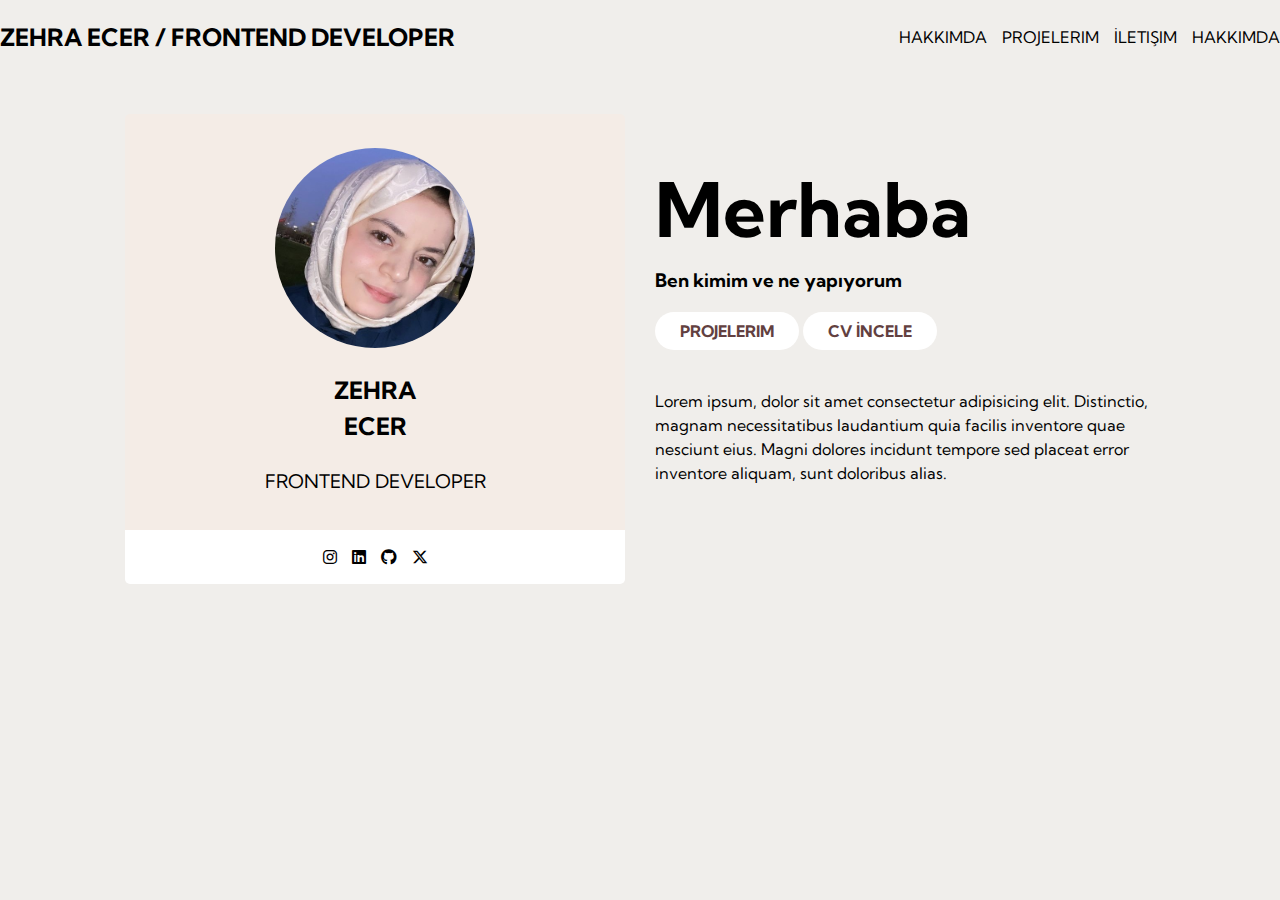
<file: index.html>
<!DOCTYPE html>
<html lang="en">

<head>
    <meta charset="UTF-8">
    <meta name="viewport" content="width=device-width, initial-scale=1.0">
    <title>Document</title>
    <link rel="preconnect" href="https://fonts.googleapis.com">
    <link rel="preconnect" href="https://fonts.gstatic.com" crossorigin>
    <link href="https://fonts.googleapis.com/css2?family=Kumbh+Sans:wght@400;700&display=swap" rel="stylesheet">
    <link rel="stylesheet" href="https://cdnjs.cloudflare.com/ajax/libs/font-awesome/6.5.1/css/all.min.css">
    <link rel="stylesheet" href="assets/css/style.css">
</head>

<body>

    <div class="header container">
        <h2>ZEHRA ECER <span>/ FRONTEND DEVELOPER</span></h2>

        <div class="header-navBar">
            <a href="">Hakkımda</a>
            <a href="">Projelerim</a>
            <a href="">İletişim</a>
            <a href="">Hakkımda</a>

        </div>

        <div class="header-hamburgerBar">

            <img src="assets/img/hamburger.svg" alt="">

        </div>
    </div>

    <div class="hero container">


        <div class="hero-left">

            <div class="hero-leftFirst">

                <img src="assets/img/profil-foto.jpg" alt="">

                <h2>ZEHRA <br> ECER</h2>
                <h3>FRONTEND DEVELOPER</h3>

            </div>
            <div class="hero-leftSecond">

                <li href="#"><i class="fa-brands fa-instagram"></i></li>
                <li href="#"> <i class="fa-brands fa-linkedin"></i></li>
                <li href="#"> <i class="fa-brands fa-github"></i></li>
                <li href="#"> <i class="fa-brands fa-x-twitter"></i></i></a>


            </div>
        </div>


        <div class="hero-right">

            <h1>Merhaba</h1>
            <h3>Ben kimim ve ne yapıyorum</h3>

            <div class="hero-rightButtons">
                <a href="https://github.com/zehraecer?tab=repositories">Projelerim</a>
                <a href="">Cv İncele</a>
            </div>

            <p>Lorem ipsum, dolor sit amet consectetur adipisicing elit. Distinctio, magnam necessitatibus laudantium
                quia facilis inventore quae nesciunt eius. Magni dolores incidunt tempore sed placeat error inventore
                aliquam, sunt doloribus alias.</p>

        </div>


    </div>

</body>

</html>
</file>
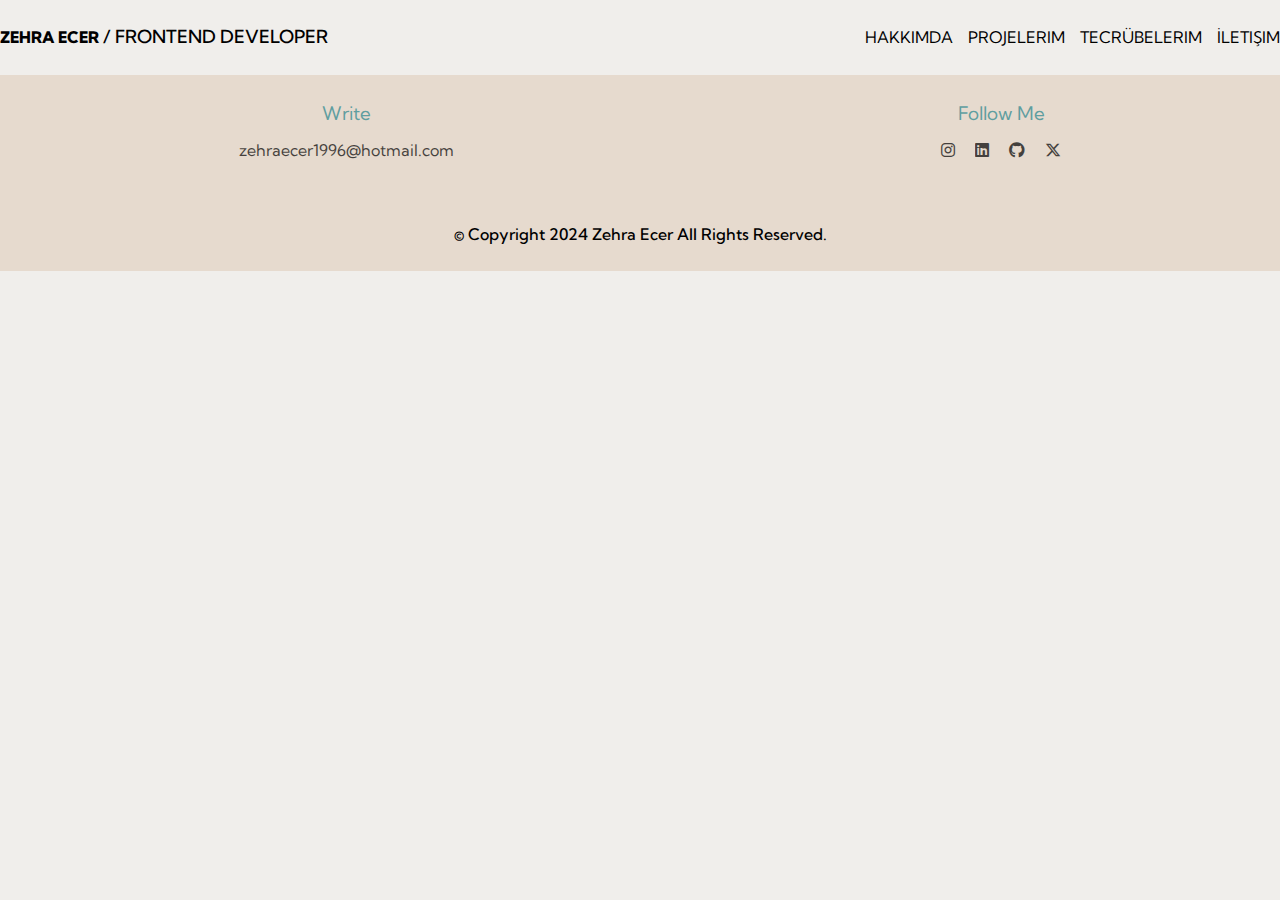
<file: about.html>
<!DOCTYPE html>
<html lang="en">

<head>
    <meta charset="UTF-8">
    <meta name="viewport" content="width=device-width, initial-scale=1.0">
    <title>Document</title>
    <link rel="preconnect" href="https://fonts.googleapis.com">
    <link rel="preconnect" href="https://fonts.gstatic.com" crossorigin>
    <link href="https://fonts.googleapis.com/css2?family=Kumbh+Sans:wght@400;700&display=swap" rel="stylesheet">
    <link rel="stylesheet" href="https://cdnjs.cloudflare.com/ajax/libs/font-awesome/6.5.1/css/all.min.css">
    <link rel="stylesheet" href="assets/css/style.css">
</head>

<body>

    <div class="header container">
        <a href="index.html">ZEHRA ECER <span>/ FRONTEND DEVELOPER</span></a>


        <div class="header-navBar">
            <a href="index.html">Hakkımda</a>
            <a href="projects.html">Projelerim</a>
            <a href="experiences.html">Tecrübelerim</a>
            <a href="contact.html">İletişim</a>

        </div>

        <div class="header-hamburgerBar">

            <img src="assets/img/hamburger.svg" alt="">

        </div>
    </div>


    <div class="footer">

        <div class="footer-left">

            <div class="footer-leftFirst">
                <h3>Write</h3>
                <a href="#">zehraecer1996@hotmail.com</a>
            </div>

            <div class="footer-leftFirst">
                <h3>Follow Me</h3>
                <div class="footer-social">
                    <a href="https://www.instagram.com/zehraecerr/"><i class="fa-brands fa-instagram"></i></a>
                    <a href="https://www.linkedin.com/in/zehra-e-88aa57241/"> <i class="fa-brands fa-linkedin"></i>
                    </a>
                    <a href="https://github.com/zehraecer"> <i class="fa-brands fa-github"></i></a>
                    <a href="#"> <i class="fa-brands fa-x-twitter"></i></i></a>

                </div>

            </div>

        </div>

        <div class="footer-right">
            <h4>© Copyright 2024 Zehra Ecer All Rights Reserved.</h4>
        </div>

    </div>

</body>

</html>
</file>
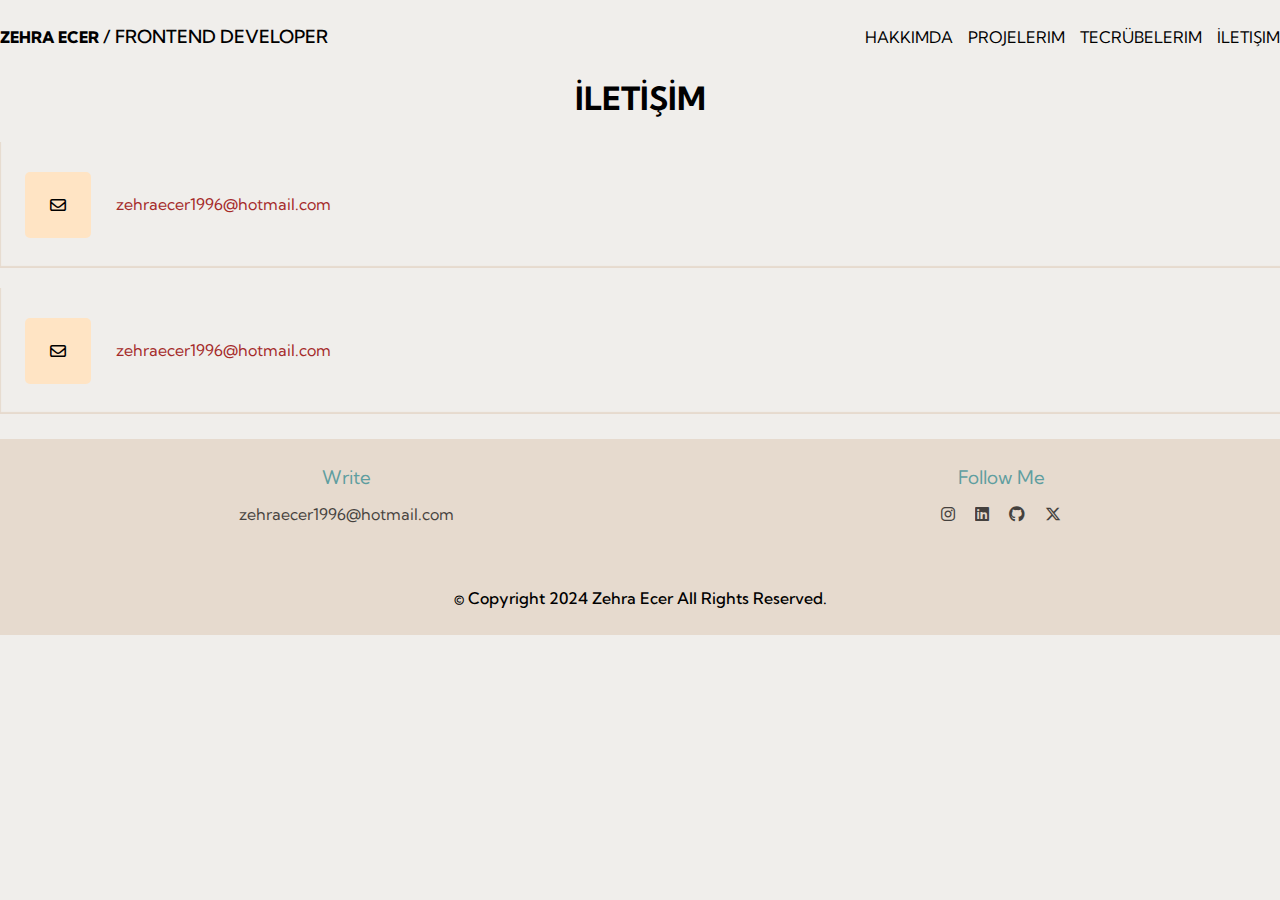
<file: contact.html>
<!DOCTYPE html>
<html lang="en">

<head>
    <meta charset="UTF-8">
    <meta name="viewport" content="width=device-width, initial-scale=1.0">
    <title>Document</title>
    <link rel="preconnect" href="https://fonts.googleapis.com">
    <link rel="preconnect" href="https://fonts.gstatic.com" crossorigin>
    <link href="https://fonts.googleapis.com/css2?family=Kumbh+Sans:wght@400;700&display=swap" rel="stylesheet">
    <link rel="stylesheet" href="https://cdnjs.cloudflare.com/ajax/libs/font-awesome/6.5.1/css/all.min.css">
    <link rel="stylesheet" href="assets/css/style.css">
</head>

<body>

    <div class="header container">
        <a href="index.html">ZEHRA ECER <span>/ FRONTEND DEVELOPER</span></a>

        <div class="header-navBar">
            <a href="index.html">Hakkımda</a>
            <a href="projects.html">Projelerim</a>
            <a href="experiences.html">Tecrübelerim</a>
            <a href="contact.html">İletişim</a>
        </div>

        <div class="header-hamburgerBar">

            <img src="assets/img/hamburger.svg" alt="">

        </div>
    </div>


    <div class="contact-hero  container">

        <h1>İLETİŞİM</h1>

        <div class="contact-heroOne">
            <i class="fa-regular fa-envelope"></i>

            <a href="mailto:zehraecer1996@hotmail.com">zehraecer1996@hotmail.com</a>
        </div>

        <div class="contact-heroOne">
            <i class="fa-regular fa-envelope"></i>

            <a href="mailto:zehraecer1996@hotmail.com">zehraecer1996@hotmail.com</a>
        </div>




    </div>


    <div class="footer">

        <div class="footer-left">

            <div class="footer-leftFirst">
                <h3>Write</h3>
                <a href="#">zehraecer1996@hotmail.com</a>
            </div>

            <div class="footer-leftFirst">
                <h3>Follow Me</h3>
                <div class="footer-social">
                    <a href="https://www.instagram.com/zehraecerr/"><i class="fa-brands fa-instagram"></i></a>
                    <a href="https://www.linkedin.com/in/zehra-e-88aa57241/"> <i class="fa-brands fa-linkedin"></i>
                    </a>
                    <a href="https://github.com/zehraecer"> <i class="fa-brands fa-github"></i></a>
                    <a href="#"> <i class="fa-brands fa-x-twitter"></i></i></a>



                </div>

            </div>

        </div>

        <div class="footer-right">
            <h4>© Copyright 2024 Zehra Ecer All Rights Reserved.</h4>
        </div>

    </div>

</body>

</html>
</file>
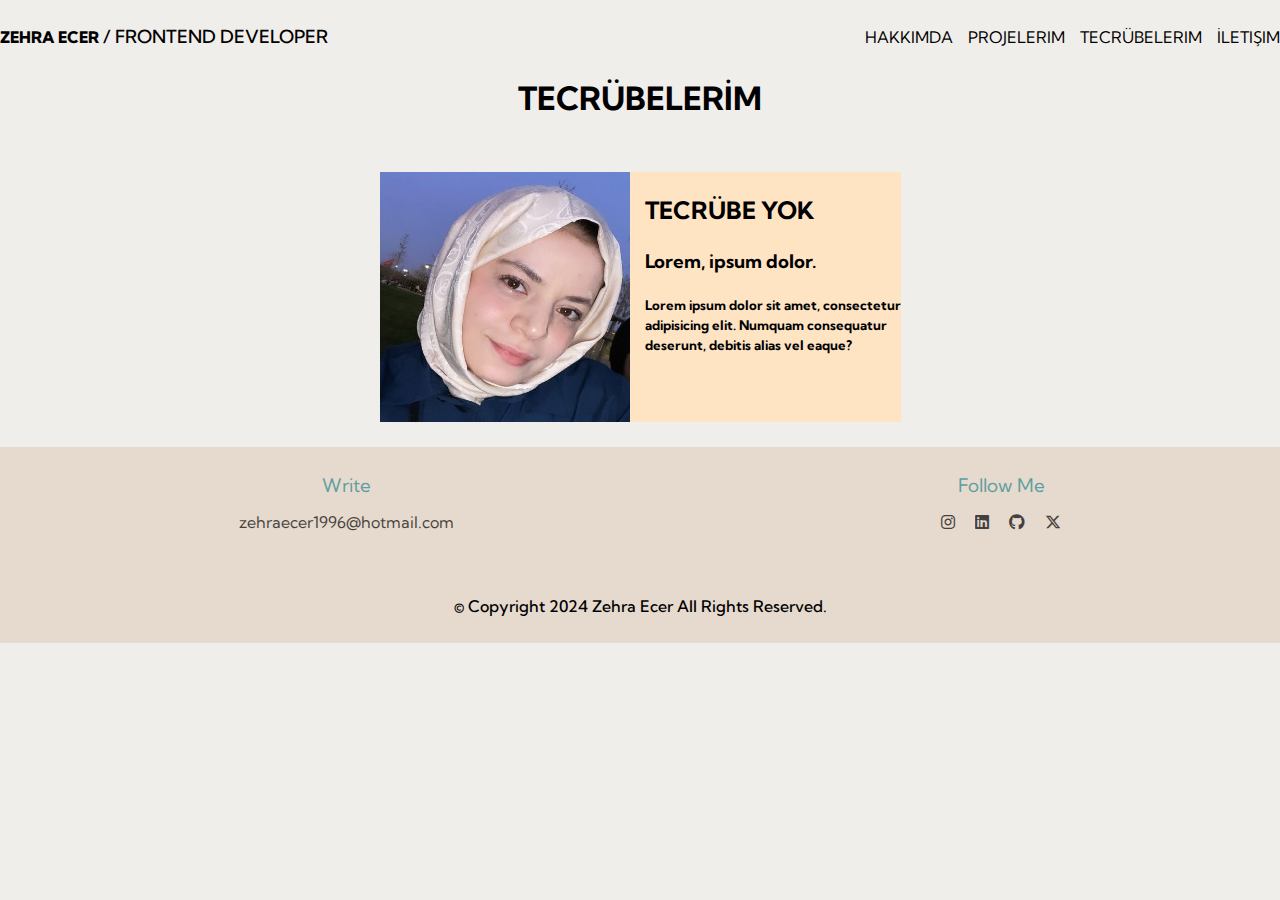
<file: experiences.html>
<!DOCTYPE html>
<html lang="en">

<head>
    <meta charset="UTF-8">
    <meta name="viewport" content="width=device-width, initial-scale=1.0">
    <title>Document</title>
    <link rel="preconnect" href="https://fonts.googleapis.com">
    <link rel="preconnect" href="https://fonts.gstatic.com" crossorigin>
    <link href="https://fonts.googleapis.com/css2?family=Kumbh+Sans:wght@400;700&display=swap" rel="stylesheet">
    <link rel="stylesheet" href="https://cdnjs.cloudflare.com/ajax/libs/font-awesome/6.5.1/css/all.min.css">
    <link rel="stylesheet" href="assets/css/style.css">
</head>

<body>

    <div class="header container">
        <a href="index.html">ZEHRA ECER <span>/ FRONTEND DEVELOPER</span></a>


        <div class="header-navBar">
            <a href="index.html">Hakkımda</a>
            <a href="projects.html">Projelerim</a>
            <a href="experiences.html">Tecrübelerim</a>
            <a href="contact.html">İletişim</a>

        </div>

        <div class="header-hamburgerBar">

            <img src="assets/img/hamburger.svg" alt="">

        </div>
    </div>





    <div class="experiences-hero  container">

        <h1>TECRÜBELERİM</h1>

        <div class="experiences-heroOne">

            <div class="myProjects-one">

                <img src="assets/img//profil-foto.jpg" alt="" width="250" height="250">

                <div class="myProjectDetail">

                    <h2>TECRÜBE YOK</h2>
                    <h3>Lorem, ipsum dolor.</h3>

                    <h5>Lorem ipsum dolor sit amet, consectetur <br> adipisicing elit. Numquam consequatur <br>
                        deserunt,
                        debitis
                        alias vel eaque?</h5>


                </div>

            </div>

        </div>


    </div>



    <div class="footer">

        <div class="footer-left">

            <div class="footer-leftFirst">
                <h3>Write</h3>
                <a href="#">zehraecer1996@hotmail.com</a>
            </div>

            <div class="footer-leftFirst">
                <h3>Follow Me</h3>
                <div class="footer-social">
                    <a href="https://www.instagram.com/zehraecerr/"><i class="fa-brands fa-instagram"></i></a>
                    <a href="https://www.linkedin.com/in/zehra-e-88aa57241/"> <i class="fa-brands fa-linkedin"></i>
                    </a>
                    <a href="https://github.com/zehraecer"> <i class="fa-brands fa-github"></i></a>
                    <a href="#"> <i class="fa-brands fa-x-twitter"></i></i></a>

                </div>

            </div>

        </div>

        <div class="footer-right">
            <h4>© Copyright 2024 Zehra Ecer All Rights Reserved.</h4>
        </div>

    </div>

</body>

</html>
</file>
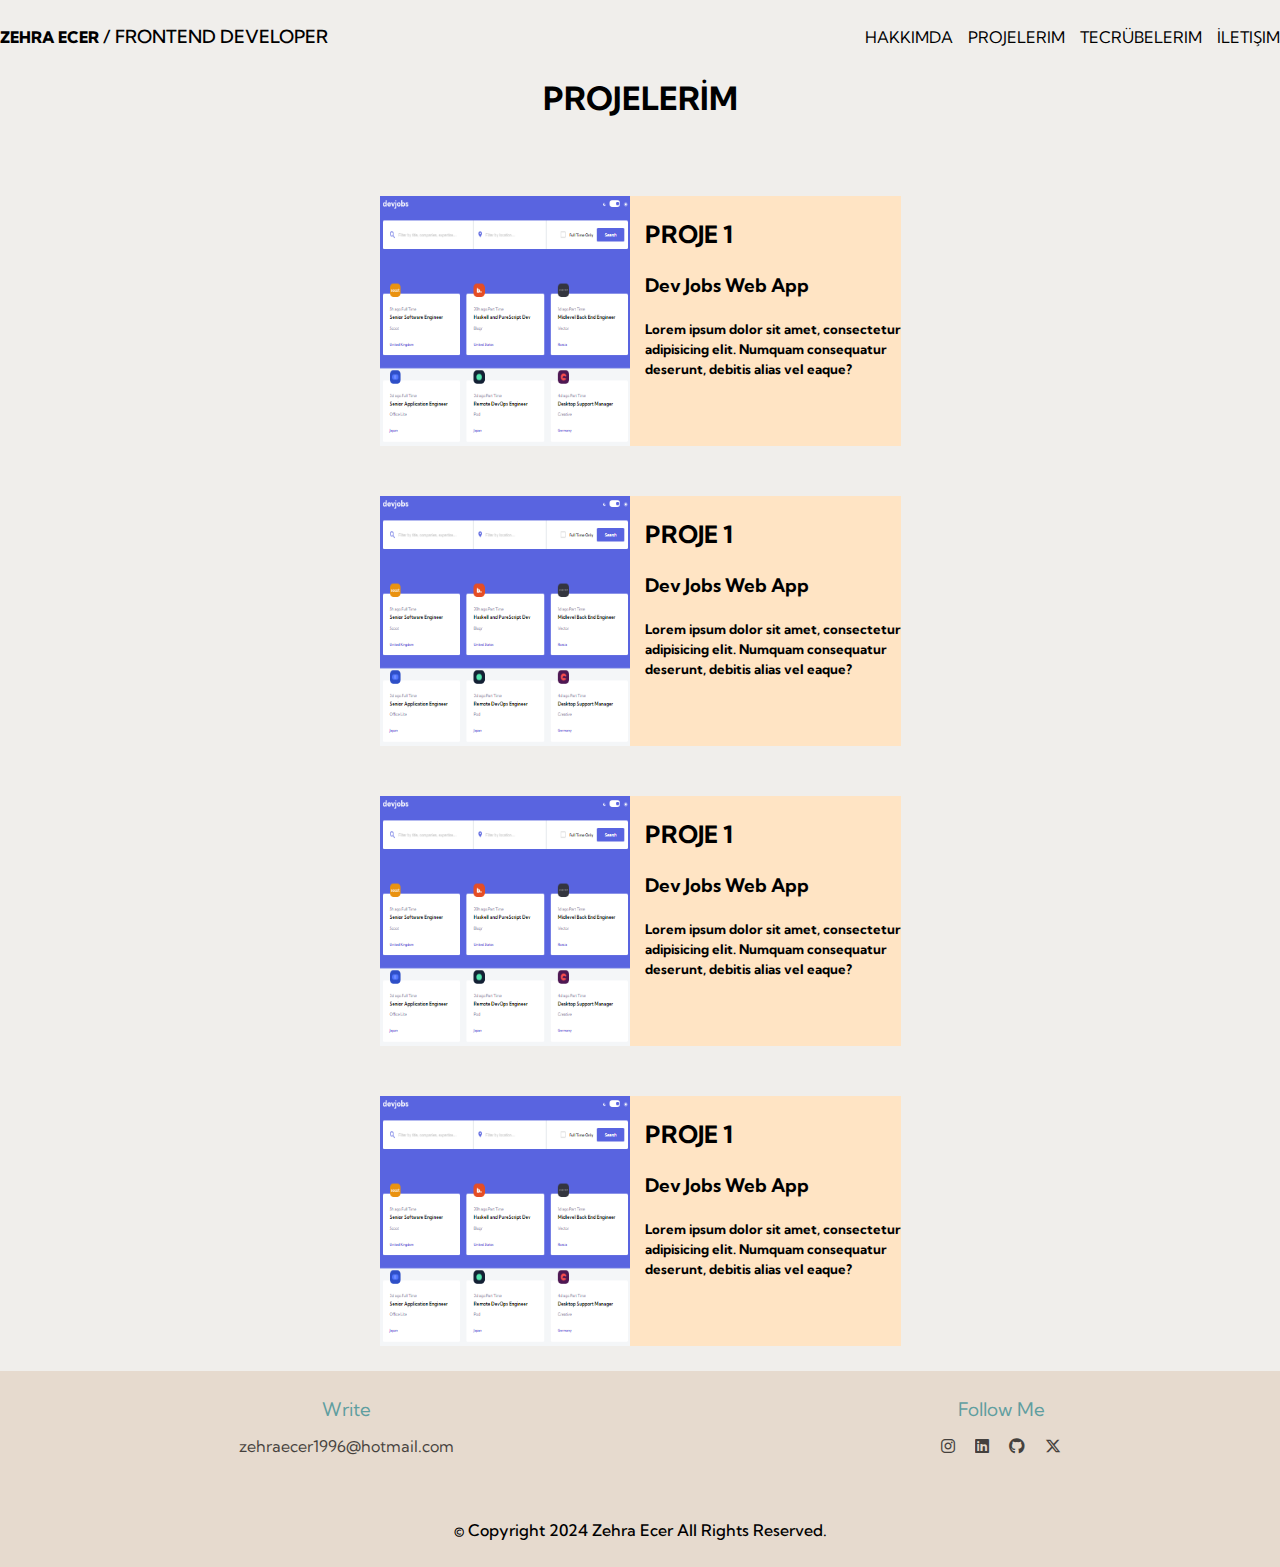
<file: projects.html>
<!DOCTYPE html>
<html lang="en">

<head>
    <meta charset="UTF-8">
    <meta name="viewport" content="width=device-width, initial-scale=1.0">
    <title>Document</title>
    <link rel="preconnect" href="https://fonts.googleapis.com">
    <link rel="preconnect" href="https://fonts.gstatic.com" crossorigin>
    <link href="https://fonts.googleapis.com/css2?family=Kumbh+Sans:wght@400;700&display=swap" rel="stylesheet">
    <link rel="stylesheet" href="https://cdnjs.cloudflare.com/ajax/libs/font-awesome/6.5.1/css/all.min.css">
    <link rel="stylesheet" href="assets/css/style.css">
</head>

<body>

    <div class="header container">
        <a href="index.html">ZEHRA ECER <span>/ FRONTEND DEVELOPER</span></a>


        <div class="header-navBar">
            <a href="index.html">Hakkımda</a>
            <a href="projects.html">Projelerim</a>
            <a href="experiences.html">Tecrübelerim</a>
            <a href="contact.html">İletişim</a>
        </div>

        <div class="header-hamburgerBar">

            <img src="assets/img/hamburger.svg" alt="">

        </div>
    </div>


    <div class="projects-hero  container">

        <h1>PROJELERİM</h1>


        <div class="myProjects container">

            <div class="myProjects-first">

                <div class="myProjects-one">

                    <img src="assets/img/devjobs.png" alt="">

                    <div class="myProjectDetail">

                        <h2>PROJE 1</h2>
                        <h3>Dev Jobs Web App</h3>

                        <h5>Lorem ipsum dolor sit amet, consectetur <br> adipisicing elit. Numquam consequatur <br>
                            deserunt,
                            debitis
                            alias vel eaque?</h5>


                    </div>

                </div>

                <div class="myProject-hover">
                    <a href=""> proje detay</a>
                    <a href="">proje yayın link</a>
                </div>

            </div>



            <div class="myProjects-first">

                <div class="myProjects-one">

                    <img src="assets/img/devjobs.png" alt="">

                    <div class="myProjectDetail">

                        <h2>PROJE 1</h2>
                        <h3>Dev Jobs Web App</h3>

                        <h5>Lorem ipsum dolor sit amet, consectetur <br> adipisicing elit. Numquam consequatur <br>
                            deserunt,
                            debitis
                            alias vel eaque?</h5>


                    </div>

                </div>

                <div class="myProject-hover">
                    <a href=""> proje detay</a>
                    <a href="">proje yayın link</a>
                </div>
            </div>




            <div class="myProjects-first">

                <div class="myProjects-one">

                    <img src="assets/img/devjobs.png" alt="">

                    <div class="myProjectDetail">

                        <h2>PROJE 1</h2>
                        <h3>Dev Jobs Web App</h3>

                        <h5>Lorem ipsum dolor sit amet, consectetur <br> adipisicing elit. Numquam consequatur <br>
                            deserunt,
                            debitis
                            alias vel eaque?</h5>


                    </div>

                </div>

                <div class="myProject-hover">
                    <a href=""> proje detay</a>
                    <a href="">proje yayın link</a>
                </div>
            </div>




            <div class="myProjects-first">

                <div class="myProjects-one">

                    <img src="assets/img/devjobs.png" alt="">

                    <div class="myProjectDetail">

                        <h2>PROJE 1</h2>
                        <h3>Dev Jobs Web App</h3>

                        <h5>Lorem ipsum dolor sit amet, consectetur <br> adipisicing elit. Numquam consequatur <br>
                            deserunt,
                            debitis
                            alias vel eaque?</h5>


                    </div>

                </div>

                <div class="myProject-hover">
                    <a href=""> proje detay</a>
                    <a href="">proje yayın link</a>
                </div>
            </div>








        </div>






    </div>



    <div class="footer">

        <div class="footer-left">

            <div class="footer-leftFirst">
                <h3>Write</h3>
                <a href="#">zehraecer1996@hotmail.com</a>
            </div>

            <div class="footer-leftFirst">
                <h3>Follow Me</h3>
                <div class="footer-social">
                    <a href="https://www.instagram.com/zehraecerr/"><i class="fa-brands fa-instagram"></i></a>
                    <a href="https://www.linkedin.com/in/zehra-e-88aa57241/"> <i class="fa-brands fa-linkedin"></i>
                    </a>
                    <a href="https://github.com/zehraecer"> <i class="fa-brands fa-github"></i></a>
                    <a href="#"> <i class="fa-brands fa-x-twitter"></i></i></a>

                </div>

            </div>

        </div>

        <div class="footer-right">
            <h4>© Copyright 2024 Zehra Ecer All Rights Reserved.</h4>
        </div>

    </div>

</body>

</html>
</file>
<file: assets/css/style.css>
* {
    margin: 0;
    padding: 0;
    box-sizing: border-box;
}

body {
    line-height: 1.5;
    -webkit-font-smoothing: antialiased;
    font-family: Kumbh Sans;
    background-color: #f0eeeb;



}


a {
    text-decoration: none;
}



ol,
ul,
li {
    list-style: none;
}


img,
picture,
video,
canvas,
svg {
    display: block;
    max-width: 100%;
}

input,
button,
textarea,
select {
    font: inherit;
}

.container {
    max-width: 1280px;
    margin-inline: auto;
    margin-top: 24px;
    /* margin-inline: 18px; */
}

.header {
    display: flex;
    justify-content: space-between;
    font-weight: 400;
    line-height: 26px;

    a {
        color: black;
        font-weight: 800;

        span {
            color: black;
            font-weight: 500;
            font-size: 18px
        }
    }
}

.header-navBar {
    display: none;
    gap: 15px;

    a {
        color: black;
        font-weight: 400;
        text-transform: uppercase;

    }

}

.header-navBar a:active {
    color: blue
}

.header-hamburgerBar {
    display: block;
}

.background-Font {

    margin-top: 32px;
    background-color: #e6dace;
}

.hero {
    margin-top: 64px;
    /* padding: 50px 430px; */
    display: grid;
    grid-template-columns: repeat(1, 1fr);
    gap: 30px;
    padding-inline: 25px;


}

.hero-left {


    img {
        width: 200px;
        height: 200px;
        border-radius: 50%;
        margin-inline: auto;
    }


}

.hero-leftFirst {
    background-color: #f4ece6;
    padding: 34px 56px;
    border-radius: 5px 5px 0px 0px;


    h2 {
        text-align: center;
        padding-top: 24px;
    }

    h3 {
        font-weight: 400;
        padding-top: 24px;
        text-align: center;
    }
}

.hero-leftSecond {
    display: flex;
    justify-content: center;
    gap: 15px;
    padding-top: 15px;
    padding-bottom: 15px;
    background-color: #fff;
    border-radius: 0px 0px 5px 5px;



}


.hero-right {

    h1 {

        margin-top: 40px;
        font-size: 75px;
    }

    p {
        padding-top: 46px;
    }
}

.hero-rightButtons {

    padding-top: 24px;

    a {

        padding: 9px 25px;
        background-color: #fff;
        border-radius: 20px;
        text-transform: uppercase;
        color: rgb(98, 64, 64);
        font-weight: 700;

    }
}

.footer {
    display: grid;
    grid-template-columns: repeat(1, 1fr);
    /* justify-content: space-around; */
    background-color: #e6dace;
    margin-top: 25px;
    gap: 50px;
    padding-block: 25px;

    h4 {
        text-align: center;
        font-weight: 500;
        margin-top: 10px;

    }
}

.footer-left {
    display: flex;
    justify-content: space-around;
    gap: 50px;
    margin-left: 20px;

    a {
        color: black;
        opacity: 70%;
    }

    h3 {
        text-align: center;
        color: cadetblue;
        font-weight: 400;
        margin-bottom: 10px;
    }
}

.footer-social {
    display: flex;
    gap: 20px;

    a {
        color: black;
    }
}



/* contact */

.contact-hero h1 {
    display: flex;
    justify-content: center;
}

.contact-heroOne {
    display: flex;
    justify-content: left;
    gap: 25px;
    padding: 30px 25px;
    margin-top: 20px;
    background-color: #f0eeeb;
    box-shadow: 1px -2px 1px 0px #e6dace inset;



    i {
        padding: 25px;
        border-radius: 5px;
        background-color: bisque;
    }

    a {
        text-align: center;
        margin-top: 20px;
        color: brown;
    }
}



/* Projelerim */

.projects-hero {
    /* display: flex; */

    h1 {
        display: flex;
        justify-content: center;
    }

    img {
        width: 250px;
        height: 250px;
        /* object-fit: cover; */
    }
}

.myProjects {
    display: grid;
    grid-template-columns: repeat(1, 1fr);
}

.myProjects-first {
    position: relative;
}

.myProjects-one {
    /* margin-inline: 350px; */
    margin-top: 50px;
    display: flex;
    justify-content: center;
    /* grid-template-columns: repeat(2, 1fr); */
    /* background-color: aqua; */

    h2 {
        margin-left: 15px;
        padding-top: 15px;
    }

    h3 {
        margin-left: 15px;
        padding-top: 15px;

    }

    h5 {
        margin-left: 15px;
        padding-top: 15px;

    }
}

.myProjectDetail {
    /* padding: 20px; */
    background-color: bisque;

    h2,
    h3,
    h5 {
        padding-top: 20px;
    }
}

.myProject-hover {
    opacity: 0;
    position: absolute;
    display: flex;
    justify-content: center;
    gap: 20px;
    align-items: center;
    left: 30%;
    width: 40%;
    height: 84%;
    bottom: 0%;
    background-color: rgba(0, 0, 0, 0.5);

    a {
        color: #fff;
    }
}

.myProjects-first:hover .myProject-hover {
    opacity: 1;
}


/* tecrübelerim */

.experiences-hero {

    h1 {
        display: flex;
        justify-content: center;
    }
}


/* MOBIL VERSION */

@media (width >=427px) {

    .header-navBar {
        display: flex;
    }

    .header-hamburgerBar {
        display: none;
    }

    .hero {
        margin-top: 64px;
        display: grid;
        grid-template-columns: repeat(2, 1fr);
        justify-content: center;
        gap: 30px;
        padding-inline: 125px;

    }

    /* contact */

    .footer {

        display: grid;
        grid-template-columns: repeat(1, 1fr);
    }

    /* projelerim */

    .myProjects {
        display: grid;
        grid-template-columns: repeat(1, 1fr);
        justify-content: space-between;
    }

}
</file>
